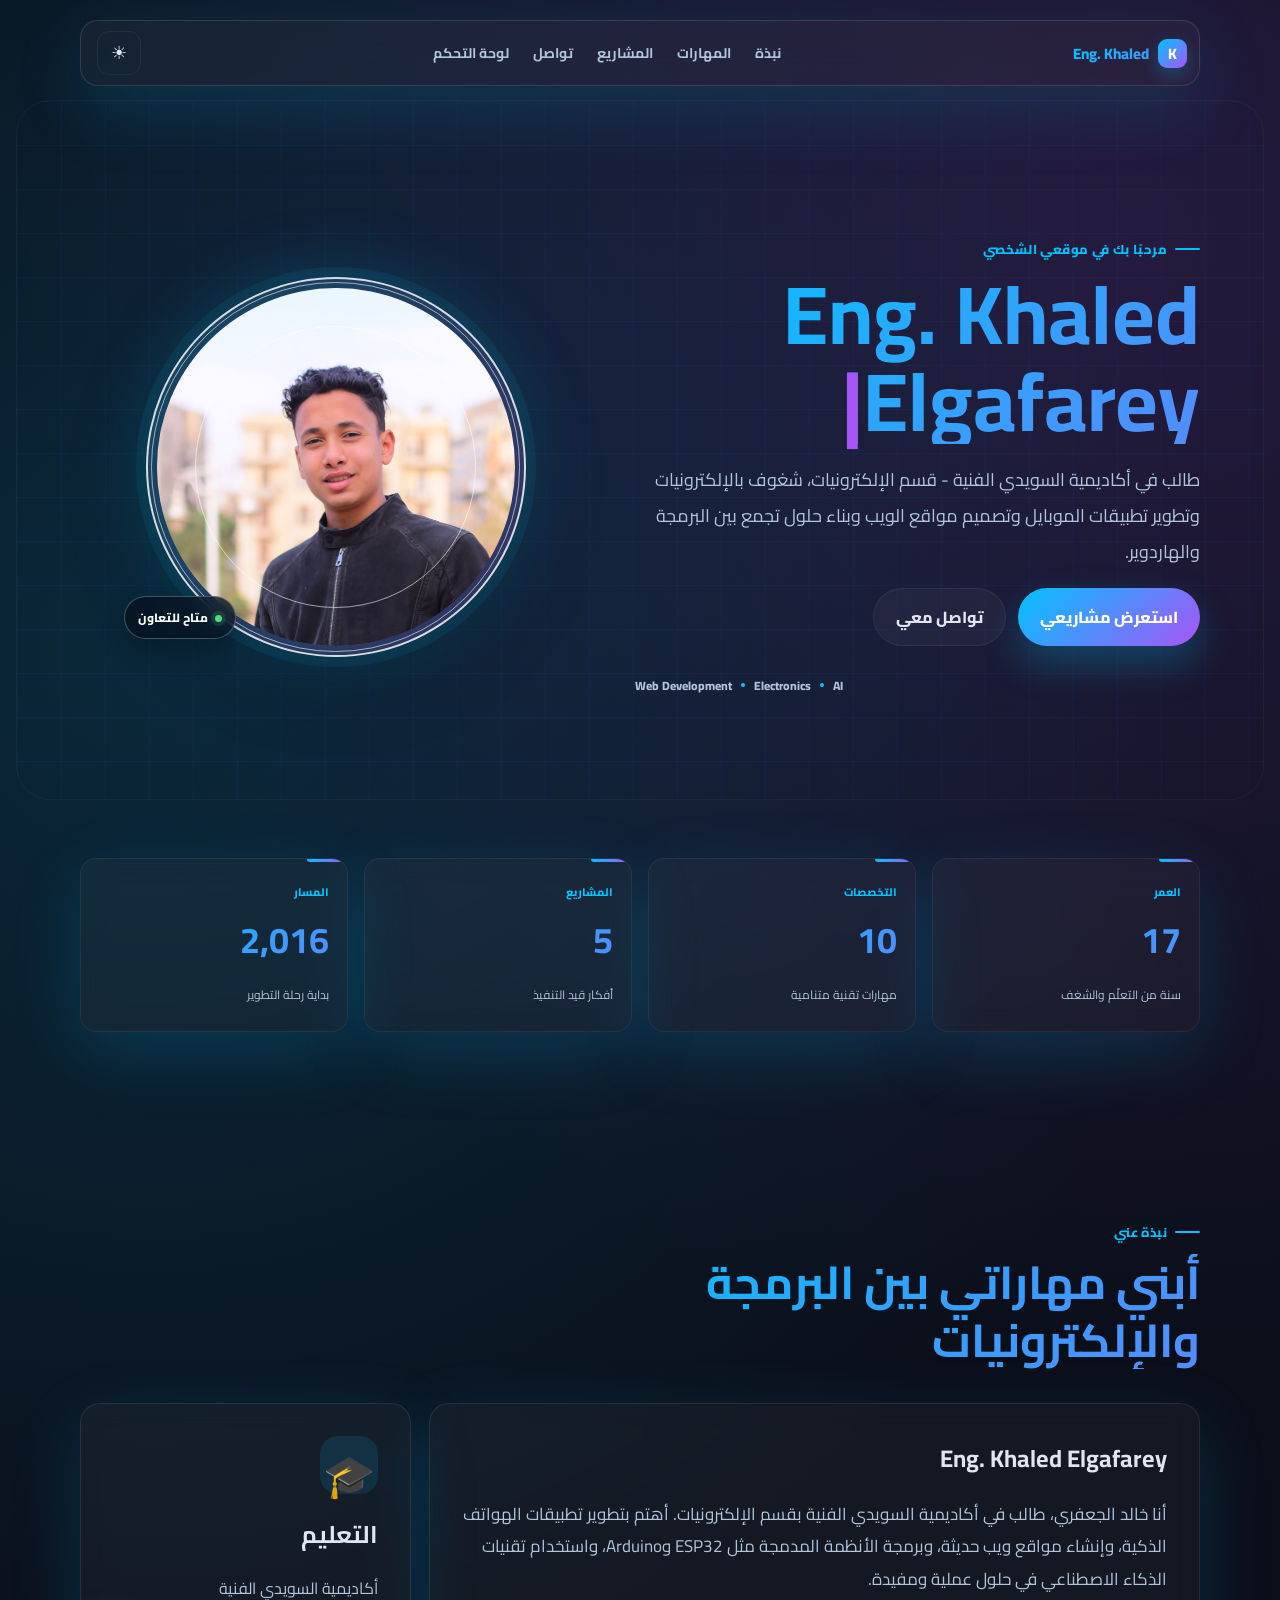
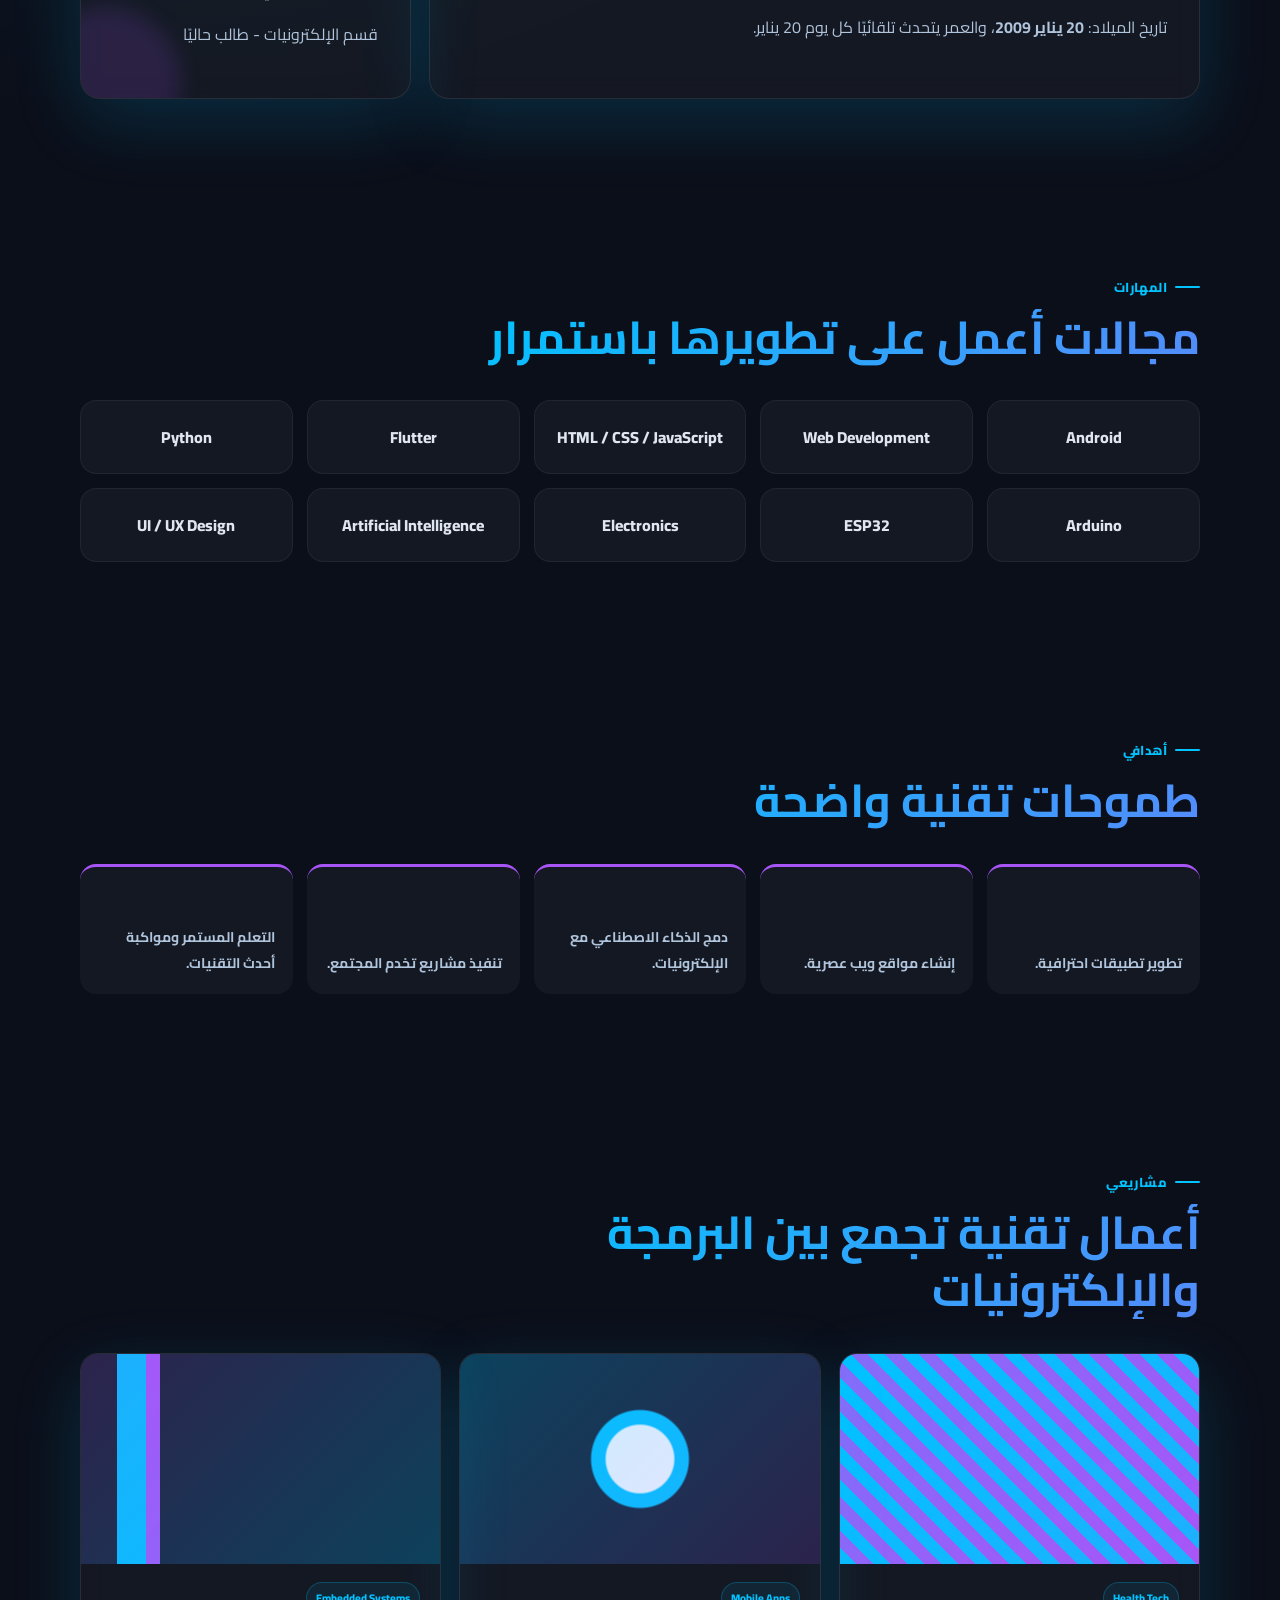
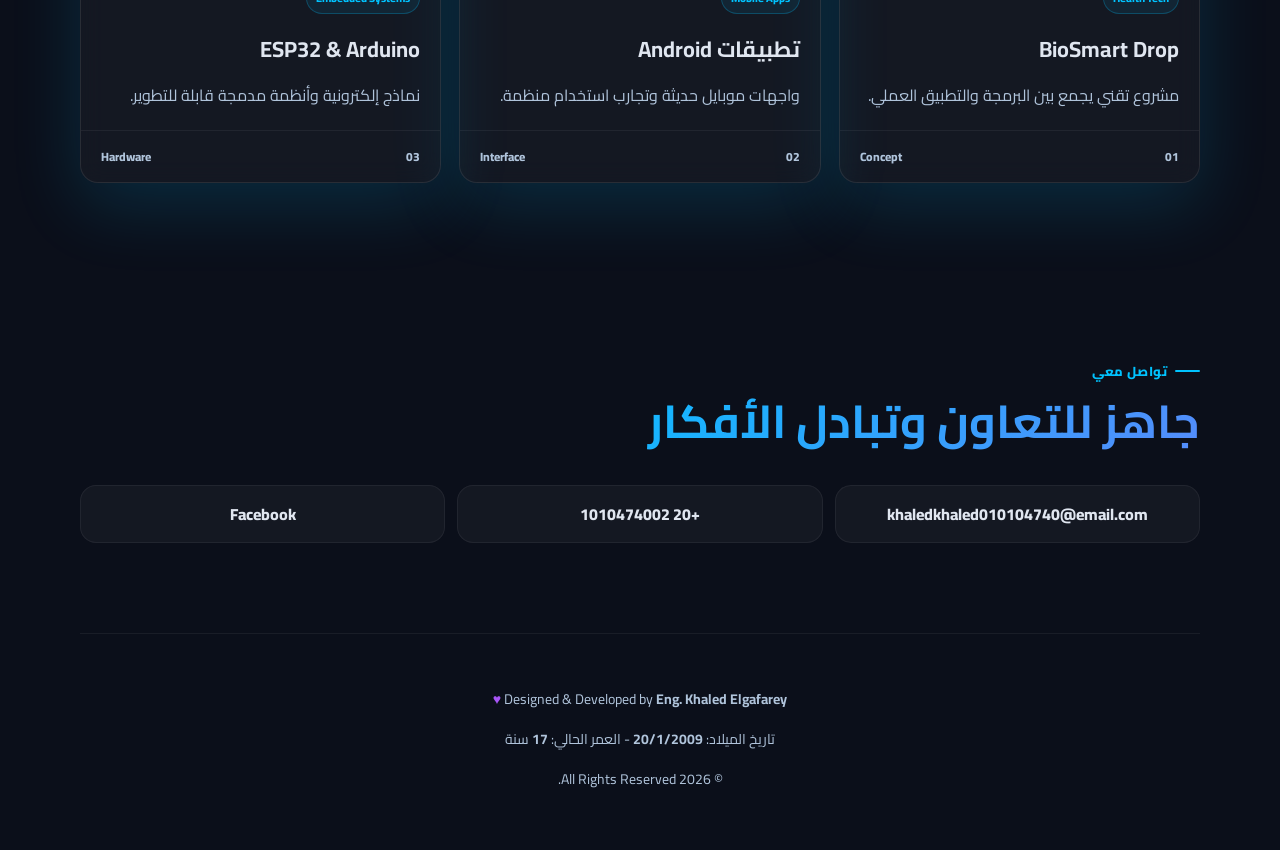
<file: index.html>
﻿<!DOCTYPE html>
<html lang="ar" dir="rtl">
<head>
  <meta charset="UTF-8">
  <meta name="viewport" content="width=device-width, initial-scale=1.0">
  <title>Eng. Khaled Elgafarey | khaledelgafarey Portfolio</title>
  <meta name="description" content="الموقع الشخصي للمهندس خالد الجعفري Eng. Khaled Elgafarey - khaledelgafarey. طالب إلكترونيات ومهتم بتطوير الويب وتطبيقات Android وFlutter وArduino وESP32 والذكاء الاصطناعي.">
  <meta name="robots" content="index, follow">
  <meta name="author" content="Eng. Khaled Elgafarey">
  <meta property="og:title" content="Eng. Khaled Elgafarey | khaledelgafarey">
  <meta property="og:description" content="الموقع الشخصي للمهندس خالد الجعفري، طالب إلكترونيات ومطور ويب وتطبيقات ومهتم بالذكاء الاصطناعي وArduino وESP32.">
  <meta property="og:type" content="website">
  <meta property="og:url" content="https://mlthnrgev-cell.github.io/Eng-Khaled-Elgafarey-/">
  <meta name="twitter:card" content="summary_large_image">
  <link rel="canonical" href="https://mlthnrgev-cell.github.io/Eng-Khaled-Elgafarey-/">
  <link rel="preconnect" href="https://fonts.googleapis.com">
  <link rel="preconnect" href="https://fonts.gstatic.com" crossorigin>
  <link rel="icon" type="image/svg+xml" href="assets/favicon.svg">
  <link href="https://fonts.googleapis.com/css2?family=Cairo:wght@400;600;700;800&display=swap" rel="stylesheet">
  <link rel="stylesheet" href="css/style.css">
  <script type="application/ld+json">
    {
      "@context": "https://schema.org",
      "@type": "Person",
      "name": "Eng. Khaled Elgafarey",
      "alternateName": ["Khaled Elgafarey", "khaledelgafarey", "خالد الجعفري"],
      "url": "https://mlthnrgev-cell.github.io/Eng-Khaled-Elgafarey-/",
      "email": "mailto:khaledkhaled010104740@email.com",
      "telephone": "+201010474002",
      "sameAs": ["https://www.facebook.com/share/19GdoNNczA/"],
      "jobTitle": "Electronics Student and Web Developer",
      "knowsAbout": ["Web Development", "Android", "Flutter", "Python", "Arduino", "ESP32", "Artificial Intelligence", "UI UX Design"]
    }
  </script>
</head>
<body>
  <div class="loader" id="loader">
    <div class="loader-chip">K</div>
    <div class="loader-line"></div>
  </div>

  <header class="site-header">
    <a class="brand" href="#home"><span class="brand-mark">K</span> Eng. Khaled</a>
    <nav class="nav">
      <a href="#about">نبذة</a>
      <a href="#skills">المهارات</a>
      <a href="#projects">المشاريع</a>
      <a href="#contact">تواصل</a>
      <a href="dashboard.html">لوحة التحكم</a>
    </nav>
    <button class="theme-toggle" id="themeToggle" type="button" aria-label="تبديل الوضع">
      <span class="sun">☀</span>
      <span class="moon">☾</span>
    </button>
  </header>

  <main>
    <section class="hero" id="home">
      <div class="hero-bg"></div>
      <div class="hero-content reveal">
        <p class="eyebrow" data-cms-text="heroEyebrow">مرحبًا بك في موقعي الشخصي</p>
        <h1><span id="typingName"></span></h1>
        <p class="hero-text" data-cms-text="heroText">
          طالب في أكاديمية السويدي الفنية - قسم الإلكترونيات، شغوف بالإلكترونيات وتطوير تطبيقات الموبايل وتصميم مواقع الويب وبناء حلول تجمع بين البرمجة والهاردوير.
        </p>
        <div class="hero-actions">
          <a class="primary-btn" href="#projects">استعرض مشاريعي</a>
          <a class="ghost-btn" href="#contact">تواصل معي</a>
        </div>
        <div class="hero-signature" aria-label="مجالات التخصص">
          <span>Web Development</span><i></i><span>Electronics</span><i></i><span>AI</span>
        </div>
      </div>
      <div class="profile-stage reveal">
        <div class="profile-card">
          <div class="profile-frame">
            <div class="profile-photo has-custom-image" role="img" aria-label="صورة شخصية" style="background-image: url('assets/khaled-profile.jpeg');"></div>
          </div>
          <div class="orbit orbit-one"></div>
          <div class="orbit orbit-two"></div>
          <span class="profile-status">متاح للتعاون</span>
        </div>
      </div>
    </section>

    <section class="stats reveal" aria-label="إحصائيات">
      <div>
        <small>العمر</small>
        <strong class="counter" data-target="17">0</strong>
        <span>سنة من التعلّم والشغف</span>
      </div>
      <div>
        <small>التخصصات</small>
        <strong class="counter" data-target="10">0</strong>
        <span>مهارات تقنية متنامية</span>
      </div>
      <div>
        <small>المشاريع</small>
        <strong class="counter" data-target="5">0</strong>
        <span>أفكار قيد التنفيذ</span>
      </div>
      <div>
        <small>المسار</small>
        <strong class="counter" data-target="2026">0</strong>
        <span>بداية رحلة التطوير</span>
      </div>
    </section>

    <section class="section reveal" id="about">
      <div class="section-heading">
        <p>نبذة عني</p>
        <h2 data-cms-text="aboutTitle">أبني مهاراتي بين البرمجة والإلكترونيات</h2>
      </div>
      <div class="about-grid">
        <article class="about-panel">
          <h3 data-cms-text="aboutName">Eng. Khaled Elgafarey</h3>
          <p data-cms-text="aboutText">
            أنا خالد الجعفري، طالب في أكاديمية السويدي الفنية بقسم الإلكترونيات. أهتم بتطوير تطبيقات الهواتف الذكية، وإنشاء مواقع ويب حديثة، وبرمجة الأنظمة المدمجة مثل ESP32 وArduino، واستخدام تقنيات الذكاء الاصطناعي في حلول عملية ومفيدة.
          </p>
          <p>
            تاريخ الميلاد: <strong>20 يناير 2009</strong>، والعمر يتحدث تلقائيًا كل يوم 20 يناير.
          </p>
        </article>
        <article class="education-panel">
          <span class="education-icon">🎓</span>
          <h3>التعليم</h3>
          <p data-cms-text="educationSchool">أكاديمية السويدي الفنية</p>
          <p data-cms-text="educationDepartment">قسم الإلكترونيات - طالب حاليًا</p>
        </article>
      </div>
    </section>

    <section class="section reveal" id="skills">
      <div class="section-heading">
        <p>المهارات</p>
        <h2>مجالات أعمل على تطويرها باستمرار</h2>
      </div>
      <div class="skills-grid" id="skillsGrid">
        <span>Android</span>
        <span>Web Development</span>
        <span>HTML / CSS / JavaScript</span>
        <span>Flutter</span>
        <span>Python</span>
        <span>Arduino</span>
        <span>ESP32</span>
        <span>Electronics</span>
        <span>Artificial Intelligence</span>
        <span>UI / UX Design</span>
      </div>
    </section>

    <section class="section goals reveal">
      <div class="section-heading">
        <p>أهدافي</p>
        <h2>طموحات تقنية واضحة</h2>
      </div>
      <div class="timeline" id="goalsList">
        <div>تطوير تطبيقات احترافية.</div>
        <div>إنشاء مواقع ويب عصرية.</div>
        <div>دمج الذكاء الاصطناعي مع الإلكترونيات.</div>
        <div>تنفيذ مشاريع تخدم المجتمع.</div>
        <div>التعلم المستمر ومواكبة أحدث التقنيات.</div>
      </div>
    </section>

    <section class="section reveal" id="projects">
      <div class="section-heading">
        <p>مشاريعي</p>
        <h2>أعمال تقنية تجمع بين البرمجة والإلكترونيات</h2>
      </div>
      <div class="projects-grid">
        <article class="project-card project-one">
          <div class="project-image editable-image" data-cms-bg="projectImage1" aria-label="صورة مشروع BioSmart Drop"></div>
          <span class="project-type">Health Tech</span>
          <h3 data-cms-text="projectTitle1">BioSmart Drop</h3>
          <p data-cms-text="projectText1">مشروع تقني يجمع بين البرمجة والتطبيق العملي.</p>
          <div class="project-footer"><span>Concept</span><span>01</span></div>
        </article>
        <article class="project-card project-two">
          <div class="project-image editable-image" data-cms-bg="projectImage2" aria-label="صورة مشروع تطبيقات Android"></div>
          <span class="project-type">Mobile Apps</span>
          <h3 data-cms-text="projectTitle2">تطبيقات Android</h3>
          <p data-cms-text="projectText2">واجهات موبايل حديثة وتجارب استخدام منظمة.</p>
          <div class="project-footer"><span>Interface</span><span>02</span></div>
        </article>
        <article class="project-card project-three">
          <div class="project-image editable-image" data-cms-bg="projectImage3" aria-label="صورة مشروع ESP32 وArduino"></div>
          <span class="project-type">Embedded Systems</span>
          <h3 data-cms-text="projectTitle3">ESP32 & Arduino</h3>
          <p data-cms-text="projectText3">نماذج إلكترونية وأنظمة مدمجة قابلة للتطوير.</p>
          <div class="project-footer"><span>Hardware</span><span>03</span></div>
        </article>
      </div>
    </section>

    <section class="contact section reveal" id="contact">
      <div class="section-heading">
        <p>تواصل معي</p>
        <h2 data-cms-text="contactTitle">جاهز للتعاون وتبادل الأفكار</h2>
      </div>
      <div class="contact-grid">
        <a id="emailLink" href="mailto:khaledkhaled010104740@email.com">khaledkhaled010104740@email.com</a>
        <a id="phoneLink" href="tel:+201010474002">+20 1010474002</a>
        <a id="facebookLink" href="https://www.facebook.com/share/19GdoNNczA/" target="_blank" rel="noreferrer">Facebook</a>
      </div>
    </section>
  </main>

  <footer>
    <p>Designed & Developed by <strong>Eng. Khaled Elgafarey</strong> <span class="heart">♥</span></p>
    <p>تاريخ الميلاد: <strong>20/1/2009</strong> - العمر الحالي: <strong id="footerAge">17</strong> سنة</p>
    <p>© 2026 All Rights Reserved.</p>
  </footer>

  <script src="js/app.js"></script>
</body>
</html>
</file>
<file: css/style.css>
:root {
  --bg: #0b0f1a;
  --text: #e0e6f0;
  --muted: #b0c4db;
  --panel: rgba(255, 255, 255, 0.04);
  --line: rgba(255, 255, 255, 0.06);
  --accent: #00c3ff;
  --accent-2: #a855f7;
  --accent-3: #6c3bc9;
  --glow: rgba(0, 195, 255, 0.25);
  --shadow: 0 22px 70px rgba(0, 195, 255, 0.16);
  --gradient: linear-gradient(135deg, var(--accent), var(--accent-2));
}

body.light {
  --bg: #f4f7fc;
  --text: #1a1f2b;
  --muted: #2d3f5e;
  --panel: rgba(255, 255, 255, 0.72);
  --line: rgba(0, 0, 0, 0.06);
  --accent: #0077be;
  --accent-2: #6c3bc9;
  --accent-3: #3b2c86;
  --glow: rgba(0, 119, 190, 0.22);
  --shadow: 0 22px 70px rgba(26, 31, 43, 0.14);
  --gradient: linear-gradient(135deg, var(--accent), var(--accent-2));
}

* {
  box-sizing: border-box;
}

html {
  scroll-behavior: smooth;
}

body {
  margin: 0;
  font-family: "Segoe UI", Tahoma, Geneva, Verdana, "Cairo", sans-serif;
  color: var(--text);
  background:
    radial-gradient(circle at 12% 16%, rgba(0, 195, 255, 0.14), transparent 30%),
    radial-gradient(circle at 88% 6%, rgba(168, 85, 247, 0.16), transparent 28%),
    linear-gradient(135deg, var(--bg), var(--bg));
  overflow-x: hidden;
  transition: background 0.3s ease, color 0.3s ease;
}

a {
  color: inherit;
  text-decoration: none;
}

.loader {
  position: fixed;
  inset: 0;
  z-index: 100;
  display: grid;
  place-items: center;
  gap: 18px;
  background: #08111f;
  transition: opacity 0.8s ease, visibility 0.8s ease;
}

.loader.hide {
  opacity: 0;
  visibility: hidden;
}

.loader-chip {
  width: 78px;
  height: 78px;
  display: grid;
  place-items: center;
  border-radius: 50%;
  color: #fff;
  font-size: 38px;
  font-weight: 800;
  background: var(--gradient);
  box-shadow: 0 0 30px rgba(0, 195, 255, 0.3);
  animation: spin 1.1s linear infinite;
}

.loader-line {
  width: 170px;
  height: 5px;
  overflow: hidden;
  border-radius: 40px;
  background: rgba(255, 255, 255, 0.16);
}

.loader-line::after {
  content: "";
  display: block;
  width: 40%;
  height: 100%;
  border-radius: inherit;
  background: #fff;
  animation: loading 1s ease-in-out infinite;
}

.site-header {
  position: fixed;
  top: 18px;
  right: 50%;
  z-index: 50;
  width: min(1120px, calc(100% - 28px));
  transform: translateX(50%);
  display: flex;
  align-items: center;
  justify-content: space-between;
  gap: 16px;
  padding: 12px 14px;
  border: 1px solid var(--line);
  border-radius: 20px;
  background: var(--panel);
  box-shadow: var(--shadow);
  backdrop-filter: blur(18px);
}

.brand {
  font-weight: 800;
  color: var(--accent);
}

.nav {
  display: flex;
  gap: 18px;
  color: var(--muted);
  font-weight: 700;
}

.theme-toggle {
  width: 44px;
  height: 44px;
  border: 1px solid var(--line);
  border-radius: 8px;
  color: var(--text);
  background: transparent;
  cursor: pointer;
  font-size: 18px;
}

body:not(.light) .moon,
body.light .sun {
  display: none;
}

.hero {
  position: relative;
  min-height: 100vh;
  display: grid;
  grid-template-columns: 1.05fr 0.95fr;
  align-items: center;
  gap: 44px;
  width: min(1120px, calc(100% - 32px));
  margin: 0 auto;
  padding: 130px 0 70px;
}

.hero-bg {
  position: absolute;
  inset: 110px -8vw 40px;
  z-index: -1;
  border: 1px solid var(--line);
  border-radius: 20px;
  background:
    linear-gradient(90deg, rgba(37, 99, 235, 0.10) 1px, transparent 1px),
    linear-gradient(rgba(37, 99, 235, 0.10) 1px, transparent 1px);
  background-size: 44px 44px;
  animation: gridMove 16s linear infinite;
}

.eyebrow,
.section-heading p {
  margin: 0 0 10px;
  color: var(--accent);
  font-weight: 800;
}

h1 {
  min-height: 164px;
  margin: 0;
  font-size: clamp(44px, 8vw, 92px);
  line-height: 1.05;
  letter-spacing: 0;
}

h1,
.brand,
.section-heading h2,
.stats strong {
  background: var(--gradient);
  background-size: 200% 200%;
  -webkit-background-clip: text;
  background-clip: text;
  color: transparent;
  animation: gradientShift 5s ease infinite;
}

#typingName::after {
  content: "|";
  color: var(--accent-2);
  animation: blink 0.8s step-end infinite;
}

.hero-text {
  max-width: 650px;
  color: var(--muted);
  font-size: 20px;
  line-height: 1.9;
}

.hero-actions,
.contact-grid {
  display: flex;
  flex-wrap: wrap;
  gap: 12px;
}

.primary-btn,
.ghost-btn,
.contact-grid a {
  display: inline-flex;
  align-items: center;
  justify-content: center;
  min-height: 48px;
  padding: 12px 20px;
  border-radius: 40px;
  font-weight: 800;
}

.primary-btn {
  color: #fff;
  background: var(--gradient);
  box-shadow: 0 18px 38px var(--glow);
}

.ghost-btn,
.contact-grid a {
  border: 1px solid var(--line);
  color: var(--text);
  background: var(--panel);
}

.profile-card {
  position: relative;
  width: min(420px, 100%);
  aspect-ratio: 1;
  height: auto;
  min-height: 0;
  margin-inline: auto;
  transform-style: preserve-3d;
  animation: float 4s ease-in-out infinite;
}

.profile-frame {
  position: absolute;
  inset: 24px;
  overflow: hidden;
  border: 2px solid rgba(255, 255, 255, 0.72);
  border-radius: 50%;
  background:
    linear-gradient(135deg, rgba(0, 195, 255, 0.18), rgba(168, 85, 247, 0.18)),
    rgba(255, 255, 255, 0.04);
  box-shadow: 0 0 0 9px rgba(0, 195, 255, 0.10), 0 0 70px var(--glow);
  padding: 9px;
  transition: transform 0.35s ease, box-shadow 0.35s ease;
}

.profile-frame::before {
  content: "";
  position: absolute;
  inset: 9px;
  border-radius: 50%;
  border: 1px solid rgba(255, 255, 255, 0.14);
  pointer-events: none;
}

.profile-frame:hover {
  transform: scale(1.035) rotate(2deg);
  box-shadow: 0 0 90px var(--glow);
}

.profile-photo {
  position: relative;
  width: 100%;
  height: 100%;
  border-radius: 50%;
  background:
    linear-gradient(180deg, transparent 0 42%, rgba(8, 17, 31, 0.38) 42% 100%),
    radial-gradient(circle at 50% 25%, #f3c7a6 0 13%, transparent 13.5%),
    linear-gradient(135deg, #00c3ff, #a855f7 58%, #0b0f1a);
  background-position: center;
  background-repeat: no-repeat;
  background-size: cover;
}

.profile-photo:not(.has-custom-image)::before {
  content: "";
  position: absolute;
  top: 16%;
  left: 50%;
  width: 34%;
  aspect-ratio: 1;
  transform: translateX(-50%);
  border-radius: 50%;
  background: #f3c7a6;
  box-shadow: 0 14px 40px rgba(0, 0, 0, 0.18);
}

.profile-photo:not(.has-custom-image)::after {
  content: "";
  position: absolute;
  left: 50%;
  bottom: 12%;
  width: 58%;
  height: 44%;
  transform: translateX(-50%);
  border-radius: 34px 34px 18px 18px;
  background: linear-gradient(135deg, #10233f, #00c3ff);
}

.editable-image.has-custom-image {
  position: relative;
  isolation: isolate;
  background-color: rgba(255, 255, 255, 0.05);
  background-position: center !important;
  background-repeat: no-repeat !important;
  background-size: contain !important;
}

.editable-image.has-custom-image::after {
  content: "";
  position: absolute;
  inset: 0;
  z-index: -1;
  background:
    radial-gradient(circle at 50% 50%, rgba(255, 255, 255, 0.10), transparent 36%),
    linear-gradient(135deg, rgba(0, 195, 255, 0.14), rgba(168, 85, 247, 0.14));
}

.profile-photo.has-custom-image {
  border-radius: 50%;
  background-position: center 30% !important;
  background-size: cover !important;
}

.orbit {
  position: absolute;
  border: 1px solid rgba(255, 255, 255, 0.58);
  border-radius: 50%;
  animation: spin 12s linear infinite;
}

.orbit-one {
  inset: 8%;
}

.orbit-two {
  inset: 18%;
  animation-duration: 8s;
  animation-direction: reverse;
}

.stats,
.section,
footer {
  width: min(1120px, calc(100% - 32px));
  margin: 0 auto;
}

.stats {
  display: grid;
  grid-template-columns: repeat(4, 1fr);
  gap: 14px;
  padding: 16px 0 80px;
}

.stats div,
.about-panel,
.education-panel,
.project-card {
  border: 1px solid var(--line);
  border-radius: 20px;
  background: var(--panel);
  box-shadow: var(--shadow);
  backdrop-filter: blur(12px);
}

.stats div {
  padding: 22px;
  text-align: center;
}

.stats strong {
  display: block;
  font-size: 34px;
}

.stats span,
.about-panel p,
.education-panel p,
.project-card p {
  color: var(--muted);
}

.section {
  padding: 78px 0;
}

.section-heading {
  max-width: 730px;
  margin-bottom: 28px;
}

.section-heading h2 {
  margin: 0;
  font-size: clamp(28px, 4vw, 46px);
  line-height: 1.25;
}

.about-grid {
  display: grid;
  grid-template-columns: 1.4fr 0.6fr;
  gap: 18px;
}

.about-panel,
.education-panel {
  padding: 28px;
}

.about-panel h3,
.education-panel h3,
.project-card h3 {
  margin: 0 0 10px;
  font-size: 24px;
}

.about-panel p,
.education-panel p,
.project-card p {
  line-height: 1.9;
}

.education-panel span {
  font-size: 42px;
}

.skills-grid {
  display: grid;
  grid-template-columns: repeat(5, 1fr);
  gap: 12px;
}

.skills-grid span {
  min-height: 68px;
  display: grid;
  place-items: center;
  padding: 10px;
  border: 1px solid var(--line);
  border-radius: 20px;
  color: var(--text);
  background: var(--panel);
  font-weight: 800;
  text-align: center;
  transition: transform 0.25s ease, background 0.25s ease, box-shadow 0.25s ease;
}

.skills-grid span:hover {
  transform: scale(1.05);
  background: rgba(0, 195, 255, 0.12);
  box-shadow: 0 16px 34px var(--glow);
}

.timeline {
  display: grid;
  gap: 12px;
}

.timeline div {
  padding: 18px 22px;
  border-right: 4px solid var(--accent-2);
  border-radius: 20px;
  background: var(--panel);
  color: var(--muted);
  font-weight: 700;
}

.projects-grid {
  display: grid;
  grid-template-columns: repeat(3, 1fr);
  gap: 18px;
}

.project-card {
  overflow: hidden;
  transition: transform 0.3s ease, box-shadow 0.3s ease;
}

.project-card:hover,
.about-panel:hover,
.education-panel:hover,
.stats div:hover {
  transform: translateY(-10px) scale(1.01);
  box-shadow: 0 28px 74px var(--glow);
}

.project-card h3,
.project-card p {
  padding: 0 20px;
}

.project-card p {
  padding-bottom: 20px;
}

.project-image {
  height: 220px;
  background-size: cover;
  background-position: center;
}

.project-image.has-custom-image {
  margin: 14px;
  height: 230px;
  border: 1px solid var(--line);
  border-radius: 16px;
  background-size: contain !important;
  background-repeat: no-repeat !important;
  background-position: center !important;
  box-shadow: inset 0 0 0 1px rgba(255, 255, 255, 0.08), 0 18px 34px rgba(0, 0, 0, 0.18);
}

.project-one .project-image {
  background:
    linear-gradient(135deg, rgba(0, 195, 255, 0.22), rgba(168, 85, 247, 0.18)),
    repeating-linear-gradient(45deg, #00c3ff 0 12px, #a855f7 12px 24px);
}

.project-two .project-image {
  background:
    linear-gradient(135deg, rgba(0, 195, 255, 0.25), rgba(168, 85, 247, 0.18)),
    radial-gradient(circle at 50% 50%, #ffffff 0 16%, #00c3ff 17% 23%, #101827 24% 100%);
}

.project-three .project-image {
  background:
    linear-gradient(135deg, rgba(168, 85, 247, 0.18), rgba(0, 195, 255, 0.24)),
    linear-gradient(90deg, #111827 10%, #00c3ff 10% 18%, #a855f7 18% 22%, #111827 22% 100%);
}

.contact-grid a,
.theme-toggle,
.primary-btn,
.ghost-btn {
  transition: transform 0.25s ease, box-shadow 0.25s ease;
}

.contact-grid a:hover {
  transform: translateY(-5px);
  box-shadow: 0 18px 38px var(--glow);
}

.theme-toggle:hover {
  transform: scale(1.15);
}

.primary-btn:hover,
.ghost-btn:hover {
  transform: translateY(-4px);
  box-shadow: 0 18px 38px var(--glow);
}

.contact {
  padding-bottom: 60px;
}

.dashboard-page {
  width: min(1120px, calc(100% - 32px));
  margin: 0 auto;
  padding: 130px 0 70px;
}

body.dashboard-locked {
  overflow: hidden;
}

.password-gate {
  position: fixed;
  inset: 0;
  z-index: 200;
  display: grid;
  place-items: center;
  padding: 18px;
  background:
    radial-gradient(circle at 20% 10%, rgba(0, 195, 255, 0.18), transparent 30%),
    radial-gradient(circle at 80% 20%, rgba(168, 85, 247, 0.20), transparent 34%),
    rgba(11, 15, 26, 0.96);
  backdrop-filter: blur(12px);
}

.password-gate.unlocked {
  display: none;
}

.password-box {
  width: min(460px, 100%);
  display: grid;
  gap: 16px;
  padding: 28px;
  border: 1px solid var(--line);
  border-radius: 20px;
  background: var(--panel);
  box-shadow: 0 28px 90px var(--glow);
  backdrop-filter: blur(18px);
}

.password-box h1 {
  min-height: auto;
  margin: 0;
  font-size: 34px;
}

.password-box label {
  display: grid;
  gap: 8px;
  color: var(--muted);
  font-weight: 800;
}

.password-box input {
  width: 100%;
  border: 1px solid var(--line);
  border-radius: 14px;
  padding: 12px 14px;
  color: var(--text);
  background: rgba(255, 255, 255, 0.06);
  font: inherit;
  outline: none;
}

.password-box input:focus {
  border-color: var(--accent);
  box-shadow: 0 0 0 4px var(--glow);
}

.password-error {
  min-height: 26px;
  margin: 0;
  color: #ff7a90;
  font-weight: 800;
}

.dashboard-hero {
  margin-bottom: 28px;
}

.dashboard-hero h1 {
  min-height: auto;
  margin: 0;
  font-size: clamp(38px, 6vw, 72px);
}

.dashboard-grid {
  display: grid;
  grid-template-columns: repeat(2, 1fr);
  gap: 18px;
}

.dashboard-panel {
  display: grid;
  gap: 14px;
  padding: 24px;
  border: 1px solid var(--line);
  border-radius: 20px;
  background: var(--panel);
  box-shadow: var(--shadow);
  backdrop-filter: blur(12px);
}

.dashboard-panel label {
  display: grid;
  gap: 8px;
  color: var(--muted);
  font-weight: 800;
}

.dashboard-panel input,
.dashboard-panel textarea {
  width: 100%;
  border: 1px solid var(--line);
  border-radius: 14px;
  padding: 12px 14px;
  color: var(--text);
  background: rgba(255, 255, 255, 0.06);
  font: inherit;
  outline: none;
  transition: border-color 0.25s ease, box-shadow 0.25s ease;
}

body.light .dashboard-panel input,
body.light .dashboard-panel textarea {
  background: rgba(255, 255, 255, 0.74);
}

.dashboard-panel input:focus,
.dashboard-panel textarea:focus {
  border-color: var(--accent);
  box-shadow: 0 0 0 4px var(--glow);
}

.dashboard-panel input[type="file"] {
  cursor: pointer;
}

.image-preview {
  min-height: 180px;
  display: grid;
  place-items: center;
  border: 1px dashed var(--line);
  border-radius: 20px;
  color: var(--muted);
  background:
    linear-gradient(135deg, rgba(0, 195, 255, 0.08), rgba(168, 85, 247, 0.08)),
    rgba(255, 255, 255, 0.03);
  background-size: contain;
  background-repeat: no-repeat;
  background-position: center;
  font-weight: 800;
}

.image-preview.has-custom-image {
  border-style: solid;
  box-shadow: inset 0 0 0 1px rgba(255, 255, 255, 0.08), 0 18px 34px rgba(0, 0, 0, 0.16);
}

.remove-image-btn {
  width: fit-content;
  margin: -4px 0 20px;
  padding: 9px 14px;
  border: 1px solid rgba(248, 113, 113, 0.55);
  border-radius: 10px;
  color: #fecaca;
  background: rgba(239, 68, 68, 0.12);
  font: inherit;
  font-weight: 800;
  cursor: pointer;
  transition: transform 0.2s ease, background 0.2s ease;
}

.remove-image-btn:hover {
  transform: translateY(-2px);
  background: rgba(239, 68, 68, 0.22);
}

body.light .remove-image-btn {
  color: #b91c1c;
}

.save-status {
  min-height: 28px;
  color: var(--accent);
  font-weight: 800;
}

footer {
  padding: 30px 0 44px;
  border-top: 1px solid var(--line);
  color: var(--muted);
  text-align: center;
}

.reveal {
  opacity: 0;
  transform: translateY(50px);
  transition: opacity 0.8s cubic-bezier(0.23, 1, 0.32, 1), transform 0.8s cubic-bezier(0.23, 1, 0.32, 1);
}

.reveal.visible {
  opacity: 1;
  transform: translateY(0);
}

.heart {
  display: inline-block;
  color: #a855f7;
  animation: pulse 1.2s ease-in-out infinite;
}

@keyframes loading {
  0% { transform: translateX(150%); }
  100% { transform: translateX(-260%); }
}

@keyframes float {
  0%, 100% { transform: translateY(0); }
  50% { transform: translateY(-14px); }
}

@keyframes spin {
  to { transform: rotate(360deg); }
}

@keyframes pulse {
  0%, 100% { transform: scale(1); }
  50% { transform: scale(1.25); }
}

@keyframes gradientShift {
  0%, 100% { background-position: 0% 50%; }
  50% { background-position: 100% 50%; }
}

@keyframes blink {
  50% { opacity: 0; }
}

@keyframes gridMove {
  to { background-position: 44px 44px; }
}

::selection {
  color: #fff;
  background: var(--accent-2);
}

body::before {
  content: "";
  position: fixed;
  inset: 0;
  z-index: -2;
  pointer-events: none;
  background-image: radial-gradient(rgba(255, 255, 255, 0.18) 0.7px, transparent 0.7px);
  background-size: 22px 22px;
  mask-image: linear-gradient(to bottom, rgba(0, 0, 0, 0.3), transparent 65%);
}

.site-header {
  top: 20px;
  padding: 10px 12px 10px 16px;
  border-color: rgba(255, 255, 255, 0.12);
  border-radius: 18px;
}

.brand {
  display: inline-flex;
  align-items: center;
  gap: 9px;
  font-size: 15px;
}

.brand-mark {
  width: 29px;
  height: 29px;
  display: grid;
  place-items: center;
  border-radius: 9px;
  color: #fff;
  background: var(--gradient);
  box-shadow: 0 7px 18px var(--glow);
}

.nav {
  gap: 6px;
  font-size: 14px;
}

.nav a {
  padding: 8px 9px;
  border-radius: 9px;
  transition: color 0.2s ease, background 0.2s ease;
}

.nav a:hover {
  color: var(--text);
  background: rgba(255, 255, 255, 0.08);
}

.theme-toggle {
  border-radius: 12px;
}

.hero {
  min-height: 850px;
  padding-top: 154px;
}

.hero-bg {
  inset: 100px -5vw 50px;
  border-radius: 34px;
  opacity: 0.78;
}

.eyebrow,
.section-heading p {
  display: flex;
  align-items: center;
  gap: 8px;
  font-size: 13px;
  letter-spacing: 0.03em;
}

.eyebrow::before,
.section-heading p::before {
  content: "";
  width: 25px;
  height: 2px;
  border-radius: 2px;
  background: currentColor;
}

h1 {
  max-width: 700px;
  min-height: 132px;
  font-size: clamp(48px, 7.1vw, 82px);
}

.hero-text {
  max-width: 610px;
  font-size: 18px;
  line-height: 2;
}

.hero-signature {
  display: flex;
  align-items: center;
  gap: 9px;
  margin-top: 28px;
  color: var(--muted);
  font-size: 12px;
  font-weight: 800;
  direction: ltr;
}

.hero-signature i {
  width: 4px;
  height: 4px;
  border-radius: 50%;
  background: var(--accent);
}

.primary-btn,
.ghost-btn,
.contact-grid a {
  min-height: 52px;
  padding: 13px 22px;
}

.profile-card {
  width: min(440px, 100%);
}

.profile-frame {
  inset: 30px;
  border-color: rgba(255, 255, 255, 0.82);
  box-shadow: 0 0 0 10px rgba(0, 195, 255, 0.08), 0 20px 80px rgba(0, 0, 0, 0.32), 0 0 70px var(--glow);
}

.profile-status {
  position: absolute;
  bottom: 11%;
  left: 2%;
  z-index: 3;
  padding: 9px 13px;
  border: 1px solid rgba(255, 255, 255, 0.25);
  border-radius: 999px;
  color: #fff;
  background: rgba(8, 17, 31, 0.72);
  box-shadow: 0 12px 24px rgba(0, 0, 0, 0.25);
  backdrop-filter: blur(10px);
  font-size: 12px;
  font-weight: 800;
}

.profile-status::before {
  content: "";
  display: inline-block;
  width: 7px;
  height: 7px;
  margin-left: 7px;
  border-radius: 50%;
  background: #4ade80;
  box-shadow: 0 0 0 4px rgba(74, 222, 128, 0.14);
}

.stats {
  position: relative;
  gap: 16px;
  padding: 8px 0 100px;
}

.stats div {
  position: relative;
  overflow: hidden;
  padding: 23px 18px;
  border-radius: 16px;
  text-align: right;
}

.stats div::after {
  content: "";
  position: absolute;
  top: 0;
  right: 0;
  width: 40px;
  height: 3px;
  border-radius: 0 0 0 6px;
  background: var(--gradient);
}

.stats small {
  display: block;
  color: var(--accent);
  font-size: 11px;
  font-weight: 800;
}

.stats strong {
  margin: 4px 0;
  font-size: 36px;
}

.stats span {
  font-size: 12px;
}

.section {
  padding: 88px 0;
}

.section-heading {
  margin-bottom: 34px;
}

.section-heading h2 {
  max-width: 760px;
}

.about-panel,
.education-panel,
.project-card {
  border-color: rgba(255, 255, 255, 0.09);
}

.about-panel,
.education-panel {
  padding: 32px;
}

.about-panel p:first-of-type {
  font-size: 17px;
}

.education-panel {
  position: relative;
  overflow: hidden;
}

.education-panel::after {
  content: "";
  position: absolute;
  width: 150px;
  height: 150px;
  left: -50px;
  bottom: -60px;
  border-radius: 50%;
  background: rgba(168, 85, 247, 0.15);
  filter: blur(10px);
}

.education-icon {
  display: grid;
  place-items: center;
  width: 58px;
  height: 58px;
  margin-bottom: 18px;
  border-radius: 18px;
  background: rgba(0, 195, 255, 0.12);
}

.skills-grid {
  gap: 14px;
}

.skills-grid span {
  min-height: 74px;
  border-radius: 16px;
}

.timeline {
  grid-template-columns: repeat(5, 1fr);
  gap: 14px;
}

.timeline div {
  min-height: 130px;
  display: flex;
  align-items: flex-end;
  padding: 18px;
  border-right: 0;
  border-top: 3px solid var(--accent-2);
  border-radius: 16px;
  font-size: 14px;
  line-height: 1.8;
}

.project-card {
  position: relative;
  display: flex;
  flex-direction: column;
  border-radius: 18px;
}

.project-card h3 {
  margin-top: 14px;
  font-size: 22px;
}

.project-card p {
  margin: 0;
}

.project-image {
  height: 210px;
}

.project-type {
  width: fit-content;
  margin: 18px 20px 0;
  padding: 5px 9px;
  border: 1px solid rgba(0, 195, 255, 0.25);
  border-radius: 999px;
  color: var(--accent);
  background: rgba(0, 195, 255, 0.08);
  font-size: 11px;
  font-weight: 800;
  direction: ltr;
}

.project-footer {
  display: flex;
  justify-content: space-between;
  margin-top: auto;
  padding: 14px 20px;
  border-top: 1px solid var(--line);
  color: var(--muted);
  font-size: 12px;
  font-weight: 800;
  direction: ltr;
}

.contact {
  padding-bottom: 90px;
}

.contact-grid a {
  flex: 1 1 260px;
  border-radius: 16px;
}

footer {
  padding-top: 38px;
  font-size: 14px;
}

@media (max-width: 900px) {
  .nav {
    display: none;
  }

  .hero,
  .about-grid,
  .projects-grid,
  .dashboard-grid {
    grid-template-columns: 1fr;
  }

  .stats,
  .skills-grid {
    grid-template-columns: repeat(2, 1fr);
  }

  h1 {
    min-height: 116px;
  }

  .timeline {
    grid-template-columns: repeat(2, 1fr);
  }
}

@media (max-width: 560px) {
  .site-header {
    top: 10px;
  }

  .hero {
    padding-top: 104px;
  }

  .hero-actions,
  .contact-grid {
    flex-direction: column;
  }

  .hero {
    min-height: auto;
    padding-bottom: 38px;
  }

  .hero-content {
    text-align: center;
  }

  .eyebrow,
  .hero-signature {
    justify-content: center;
  }

  .hero-actions .primary-btn,
  .hero-actions .ghost-btn {
    width: 100%;
  }

  .stats,
  .skills-grid {
    grid-template-columns: 1fr;
  }

  .profile-card {
    width: min(350px, 100%);
    aspect-ratio: 1;
    height: auto;
    min-height: 0;
  }

  .profile-frame {
    inset: 18px;
    padding: 8px;
  }

  .profile-status {
    left: 0;
  }

  .timeline {
    grid-template-columns: 1fr;
  }

  .timeline div {
    min-height: 0;
  }
}
﻿
</file>
